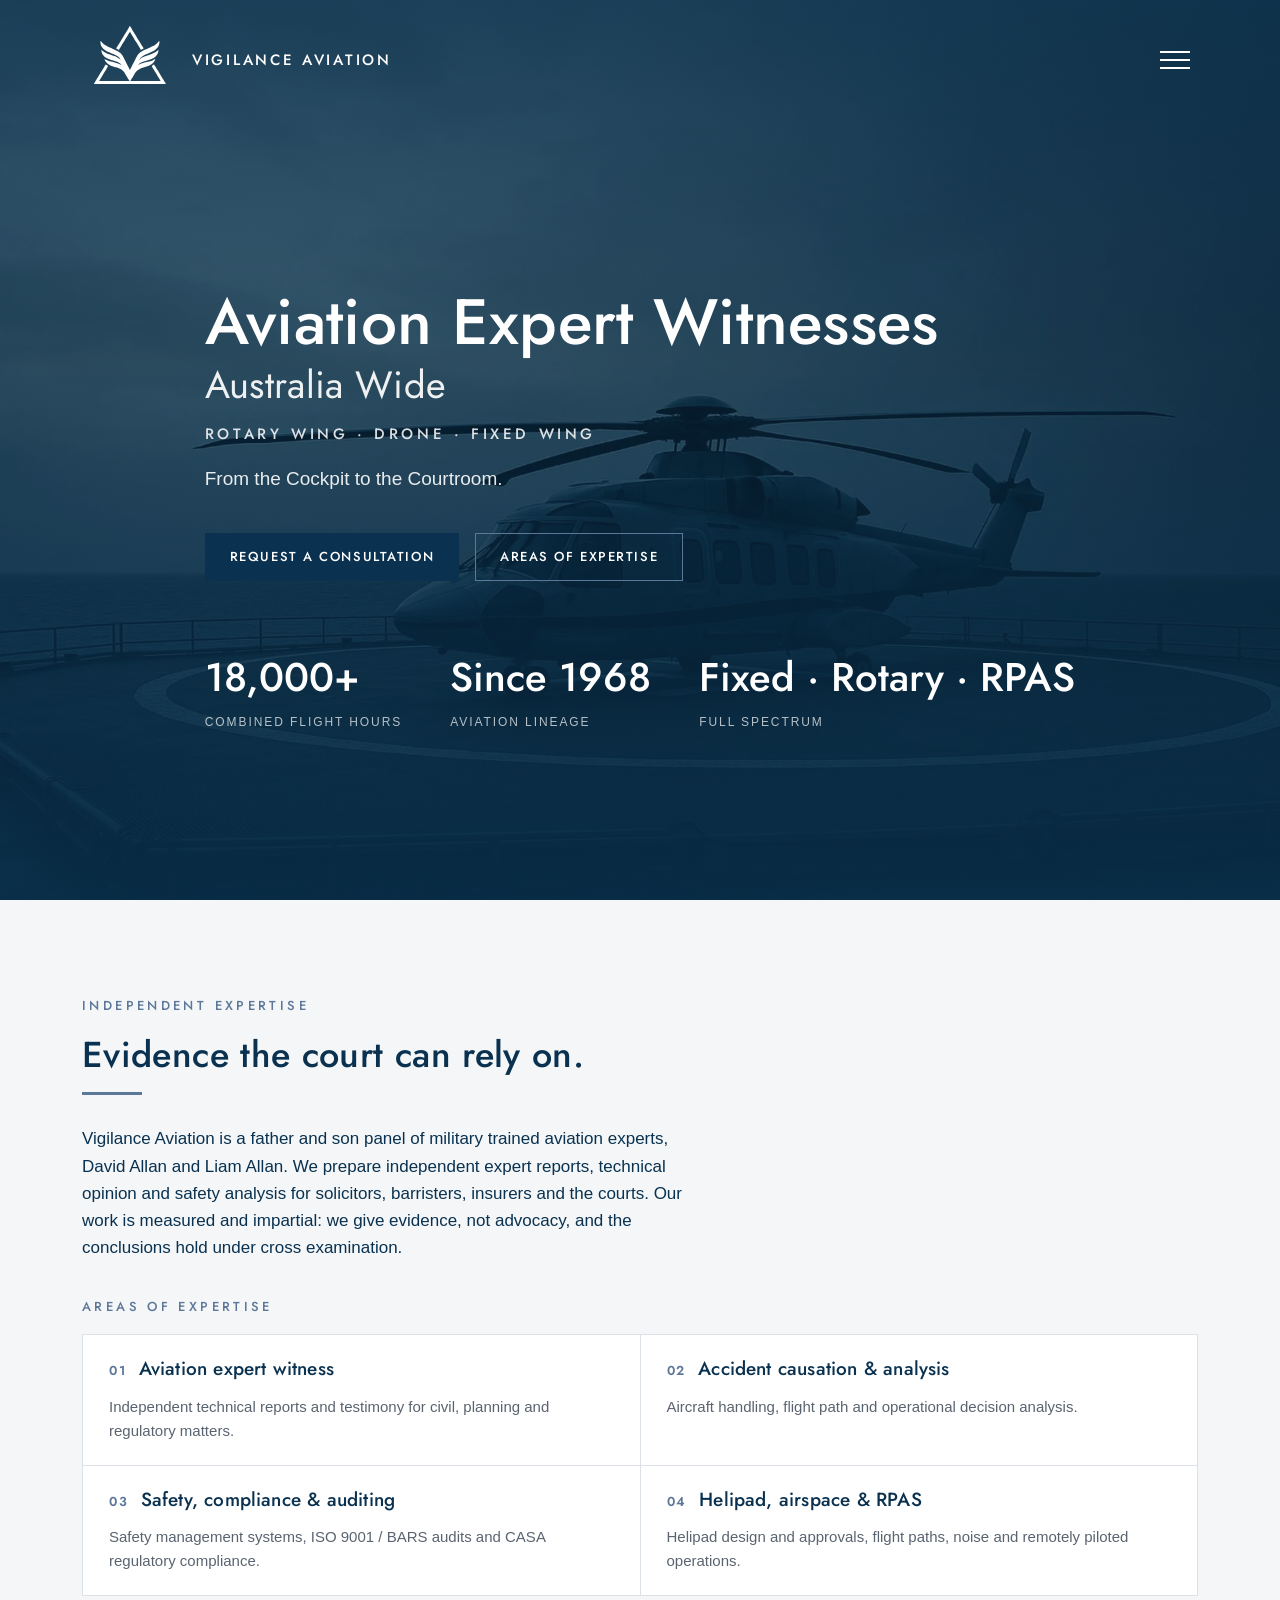
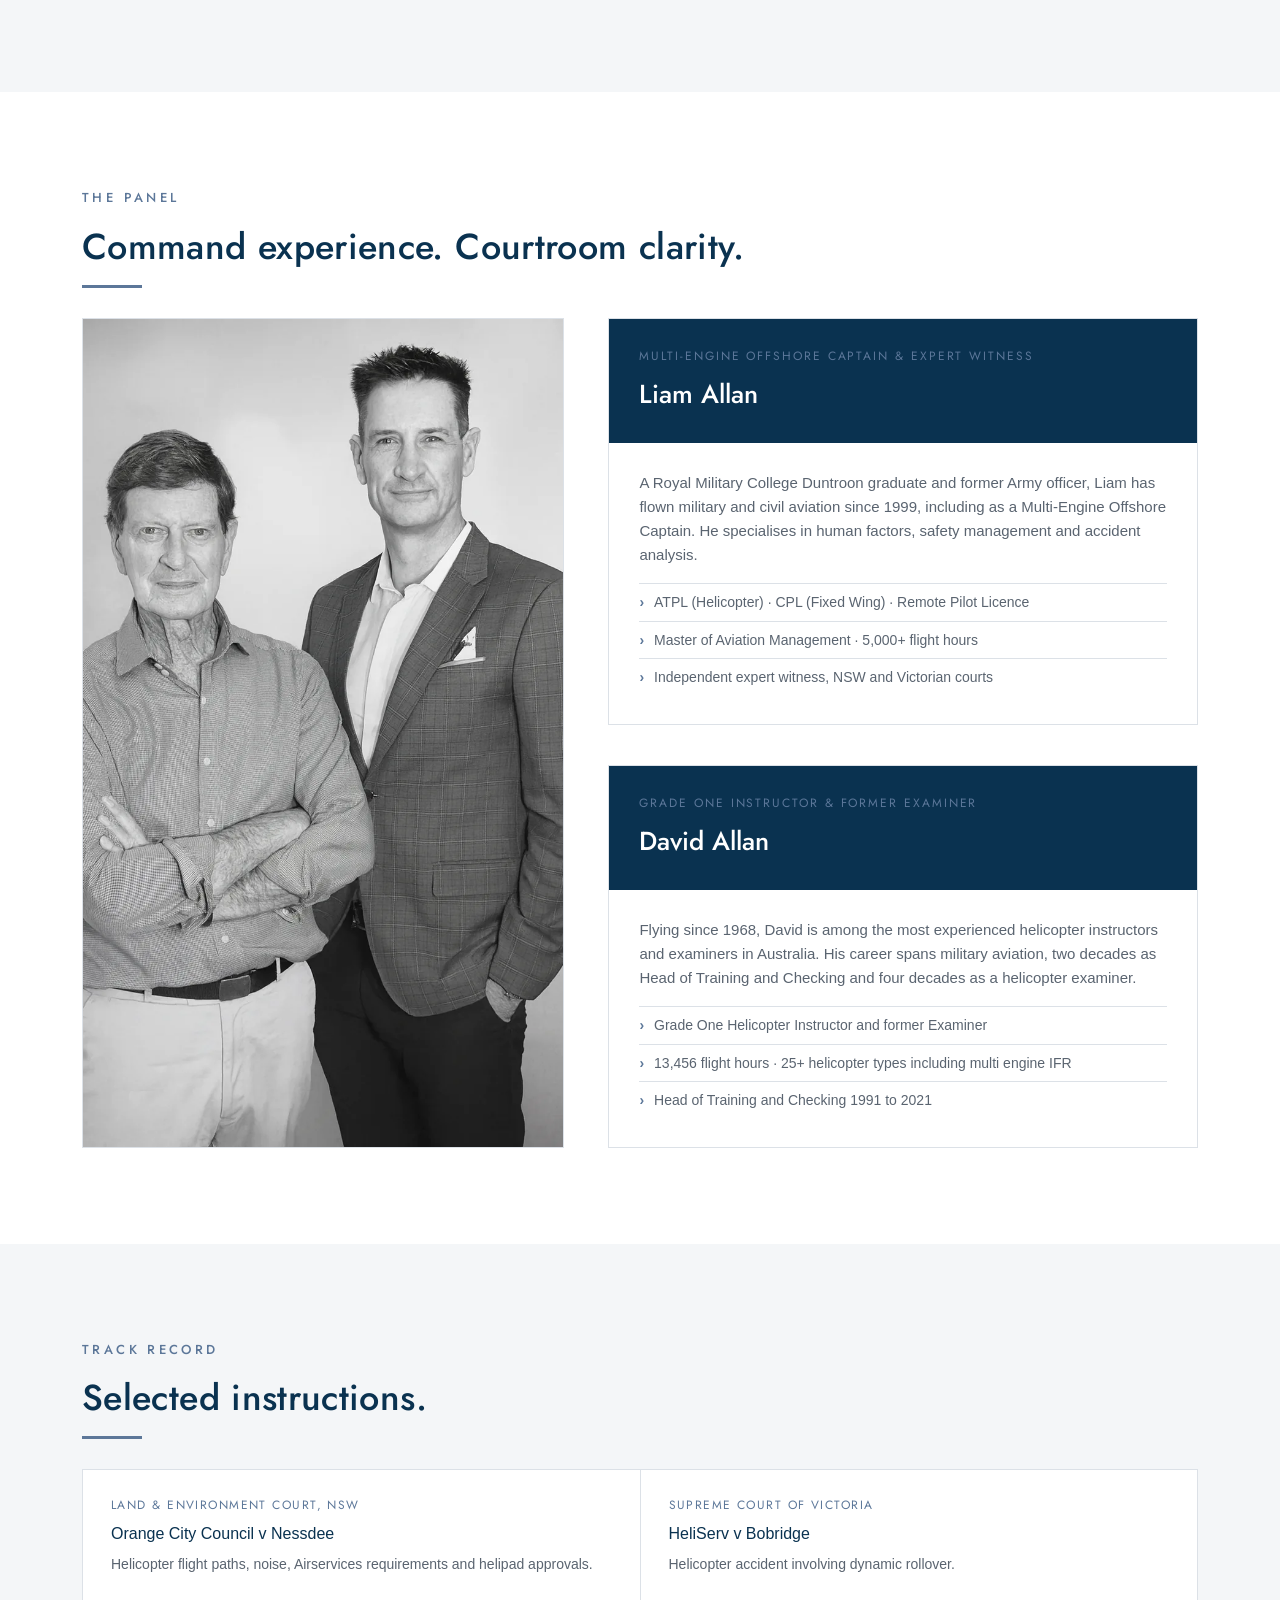
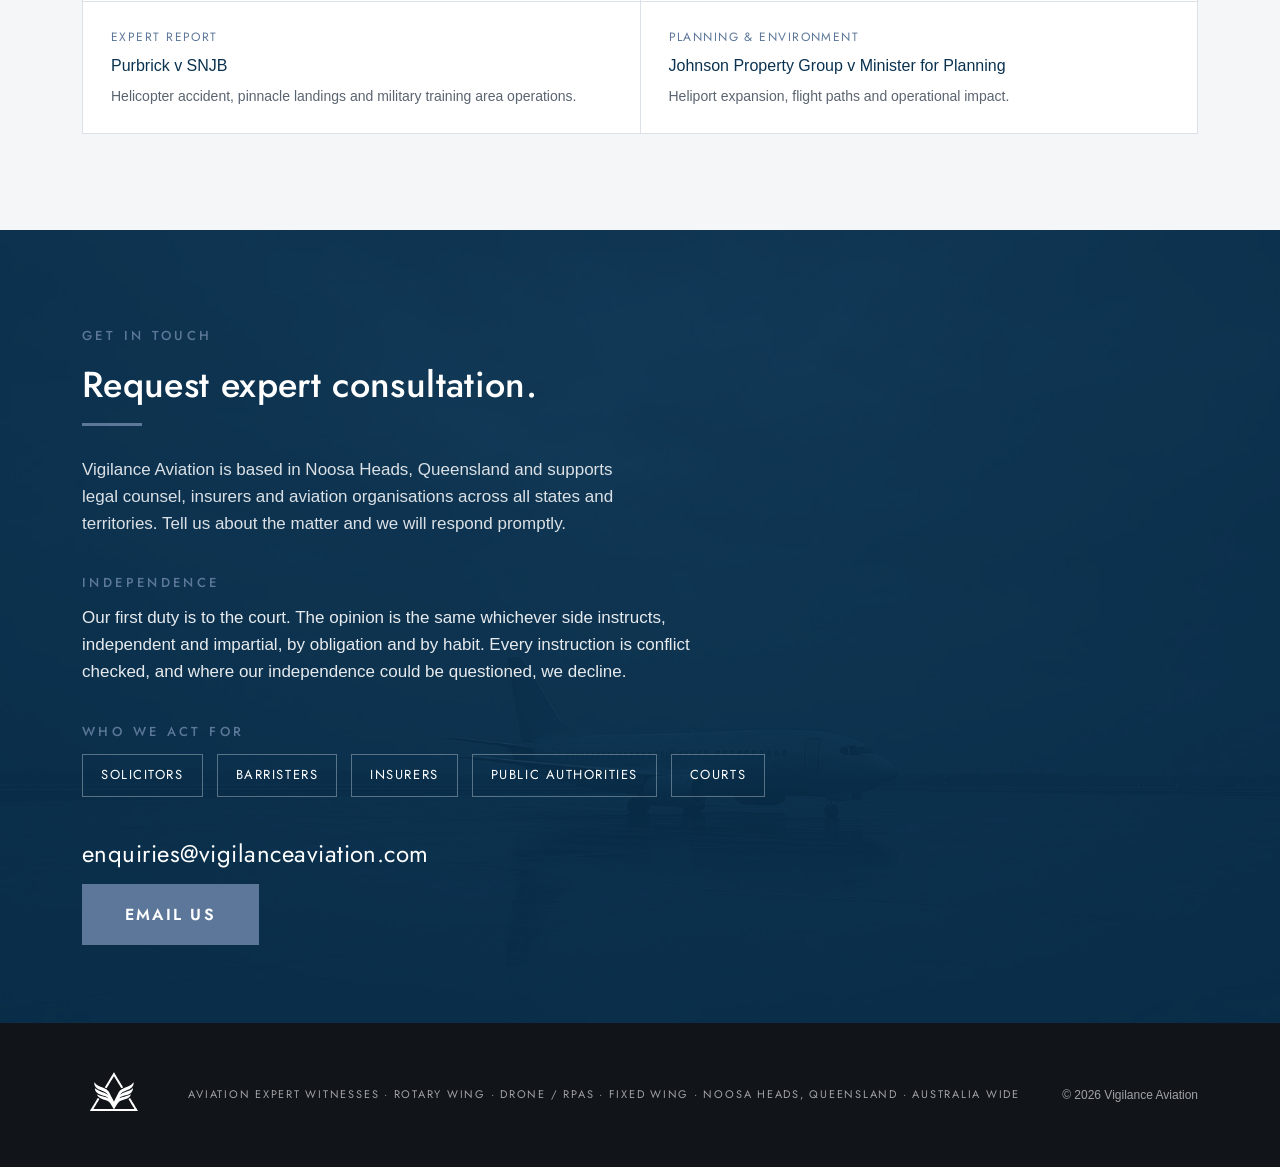
<file: index.html>
<!DOCTYPE html>
<html lang="en">
<head>

  <!-- Google tag (gtag.js) -->
<script async src="https://www.googletagmanager.com/gtag/js?id=G-H1EBKF9EX1"></script>
<script>
  window.dataLayer = window.dataLayer || [];
  function gtag(){dataLayer.push(arguments);}
  gtag('js', new Date());

  gtag('config', 'G-H1EBKF9EX1');
</script>
  
<meta charset="UTF-8">
<meta name="viewport" content="width=device-width, initial-scale=1.0">
<title>Aviation Expert Witnesses Australia · Vigilance Aviation</title>
<meta name="description" content="Independent aviation expert witnesses. Rotary wing, drone / RPAS and fixed wing. Expert reports and testimony for solicitors, insurers and courts, Australia wide.">
<link rel="canonical" href="https://vigilanceaviation.com.au/">
<meta property="og:type" content="website">
<meta property="og:url" content="https://vigilanceaviation.com.au/">
<meta property="og:site_name" content="Vigilance Aviation">
<meta property="og:title" content="Aviation Expert Witnesses Australia · Vigilance Aviation">
<meta property="og:description" content="Independent aviation expert witnesses. Rotary wing, drone / RPAS and fixed wing. Australia wide.">
<meta property="og:image" content="https://vigilanceaviation.com.au/assets/og-card.png">
<meta property="og:image:width" content="1200">
<meta property="og:image:height" content="630">
<meta name="twitter:card" content="summary_large_image">
<meta name="twitter:title" content="Aviation Expert Witnesses Australia · Vigilance Aviation">
<meta name="twitter:description" content="Independent aviation expert witnesses. Rotary wing, drone / RPAS and fixed wing. Australia wide.">
<meta name="twitter:image" content="https://vigilanceaviation.com.au/assets/og-card.png">
<link rel="icon" href="assets/favicon.png">
<link rel="apple-touch-icon" href="assets/apple-touch-icon.png">
<link rel="preconnect" href="https://fonts.googleapis.com">
<link rel="preconnect" href="https://fonts.gstatic.com" crossorigin>
<link rel="stylesheet" href="https://fonts.googleapis.com/css2?family=Jost:wght@300;400;500;600&display=swap">
<link rel="stylesheet" href="styles.css">
<script type="application/ld+json">
{
  "@context": "https://schema.org",
  "@type": "ProfessionalService",
  "name": "Vigilance Aviation",
  "url": "https://vigilanceaviation.com.au/",
  "image": "https://vigilanceaviation.com.au/assets/og-card.png",
  "description": "Independent aviation expert witnesses. Rotary wing, drone / RPAS and fixed wing. Expert reports and testimony for solicitors, insurers and courts, Australia wide.",
  "email": "enquiries@vigilanceaviation.com",
  "address": {
    "@type": "PostalAddress",
    "addressLocality": "Noosa Heads",
    "addressRegion": "QLD",
    "addressCountry": "AU"
  },
  "areaServed": {"@type": "Country", "name": "Australia"},
  "knowsAbout": [
    "Aviation expert witness reports and testimony",
    "Helicopter accident causation and analysis",
    "Aviation safety management systems and auditing",
    "Helipad design, flight paths and approvals",
    "Remotely piloted aircraft (RPAS / drone) operations"
  ],
  "employee": [
    {
      "@type": "Person",
      "name": "Liam Allan",
      "jobTitle": "Multi-Engine Offshore Captain and Expert Witness",
      "description": "ATPL (Helicopter), CPL (Fixed Wing), Remote Pilot Licence. Master of Aviation Management. Independent expert witness before NSW and Victorian courts."
    },
    {
      "@type": "Person",
      "name": "David Allan",
      "jobTitle": "Grade One Helicopter Instructor and Former Examiner",
      "description": "Flying since 1968. 13,456 flight hours across more than 25 helicopter types. Head of Training and Checking 1991 to 2021."
    }
  ]
}
</script>
</head>
<body>

<header id="hdr">
  <div class="wrap">
    <a class="brand" href="#top"><img src="assets/mark-white.svg" alt="Vigilance Aviation"><span>Vigilance Aviation</span></a>
    <button class="menu-toggle" id="menuBtn" aria-label="Open menu"><span></span><span></span><span></span></button>
  </div>
</header>

<div class="overlay" id="overlay">
  <button class="ov-close" id="ovClose" aria-label="Close menu">&times;</button>
  <nav>
    <a href="#expertise">Expertise</a>
    <a href="#panel">The Panel</a>
    <a href="#matters">Track record</a>
    <a href="#contact">Contact</a>
  </nav>
  <a class="btn" href="#contact">Request a consultation</a>
</div>

<!-- HERO -->
<section class="hero" id="top">
  <video class="bg" muted loop playsinline preload="none" poster="assets/hero.webp" data-src="assets/hero.mp4"></video>
  <div class="scrim"></div>
  <div class="wrap">
    <h1>Aviation Expert Witnesses<span class="h1-sub">Australia Wide</span></h1>
    <h2 class="hero-caps">Rotary Wing · Drone · Fixed Wing</h2>
    <p class="sub">From the Cockpit to the Courtroom.</p>
    <div class="cta">
      <a class="btn btn-solid" href="#contact">Request a consultation</a>
      <a class="btn" href="#expertise">Areas of expertise</a>
    </div>
    <div class="stats">
      <div class="stat"><div class="n">18,000+</div><div class="l">Combined flight hours</div></div>
      <div class="stat"><div class="n">Since 1968</div><div class="l">Aviation lineage</div></div>
      <div class="stat"><div class="n">Fixed · Rotary · RPAS</div><div class="l">Full spectrum</div></div>
    </div>
  </div>
</section>

<!-- EXPERTISE -->
<section id="expertise" class="section-light">
  <div class="wrap">
    <div class="kicker">Independent expertise</div>
    <h2>Evidence the court can rely on.</h2>
    <div class="rule"></div>
    <p class="lead">Vigilance Aviation is a father and son panel of military trained aviation experts, David Allan and Liam Allan. We prepare independent expert reports, technical opinion and safety analysis for solicitors, barristers, insurers and the courts. Our work is measured and impartial: we give evidence, not advocacy, and the conclusions hold under cross examination.</p>
    <div class="kicker" style="margin:36px 0 16px;">Areas of expertise</div>
    <div class="grid3">
      <div class="cell"><div class="ico">01</div><h3>Aviation expert witness</h3><p>Independent technical reports and testimony for civil, planning and regulatory matters.</p></div>
      <div class="cell"><div class="ico">02</div><h3>Accident causation &amp; analysis</h3><p>Aircraft handling, flight path and operational decision analysis.</p></div>
      <div class="cell"><div class="ico">03</div><h3>Safety, compliance &amp; auditing</h3><p>Safety management systems, ISO 9001 / BARS audits and CASA regulatory compliance.</p></div>
      <div class="cell"><div class="ico">04</div><h3>Helipad, airspace &amp; RPAS</h3><p>Helipad design and approvals, flight paths, noise and remotely piloted operations.</p></div>
    </div>
  </div>
</section>

<!-- PANEL -->
<section id="panel">
  <div class="wrap">
    <div class="kicker">The panel</div>
    <h2>Command experience. Courtroom clarity.</h2>
    <div class="rule"></div>
    <div class="panel-grid">
    <figure class="panel-photo"><img src="assets/panel-portrait.webp" width="900" height="1350" alt="David Allan and Liam Allan, the Vigilance Aviation panel"></figure>
    <div class="principals">
      <div class="principal">
        <div class="top"><div class="role">Multi-Engine Offshore Captain &amp; Expert Witness</div><div class="nm">Liam Allan</div></div>
        <div class="body">
          <p>A Royal Military College Duntroon graduate and former Army officer, Liam has flown military and civil aviation since 1999, including as a Multi-Engine Offshore Captain. He specialises in human factors, safety management and accident analysis.</p>
          <ul class="creds">
            <li>ATPL (Helicopter) · CPL (Fixed Wing) · Remote Pilot Licence</li>
            <li>Master of Aviation Management · 5,000+ flight hours</li>
            <li>Independent expert witness, NSW and Victorian courts</li>
          </ul>
        </div>
      </div>
      <div class="principal">
        <div class="top"><div class="role">Grade One Instructor &amp; Former Examiner</div><div class="nm">David Allan</div></div>
        <div class="body">
          <p>Flying since 1968, David is among the most experienced helicopter instructors and examiners in Australia. His career spans military aviation, two decades as Head of Training and Checking and four decades as a helicopter examiner.</p>
          <ul class="creds">
            <li>Grade One Helicopter Instructor and former Examiner</li>
            <li>13,456 flight hours · 25+ helicopter types including multi engine IFR</li>
            <li>Head of Training and Checking 1991 to 2021</li>
          </ul>
        </div>
      </div>
    </div>
    </div>
  </div>
</section>

<!-- MATTERS -->
<section id="matters" class="section-light">
  <div class="wrap">
    <div class="kicker">Track record</div>
    <h2>Selected instructions.</h2>
    <div class="rule"></div>
    <div class="matters">
      <div class="matter"><div class="court">Land &amp; Environment Court, NSW</div><div class="t">Orange City Council v Nessdee</div><div class="d">Helicopter flight paths, noise, Airservices requirements and helipad approvals.</div></div>
      <div class="matter"><div class="court">Supreme Court of Victoria</div><div class="t">HeliServ v Bobridge</div><div class="d">Helicopter accident involving dynamic rollover.</div></div>
      <div class="matter"><div class="court">Expert report</div><div class="t">Purbrick v SNJB</div><div class="d">Helicopter accident, pinnacle landings and military training area operations.</div></div>
      <div class="matter"><div class="court">Planning &amp; environment</div><div class="t">Johnson Property Group v Minister for Planning</div><div class="d">Heliport expansion, flight paths and operational impact.</div></div>
    </div>
  </div>
</section>

<!-- CONTACT -->
<section id="contact" class="contact">
  <div class="bg"></div><div class="scrim"></div>
  <div class="wrap">
    <div class="kicker" style="color:var(--steel);">Get in touch</div>
    <h2>Request expert consultation.</h2>
    <div class="rule"></div>
    <p style="max-width:60ch;">Vigilance Aviation is based in Noosa Heads, Queensland and supports legal counsel, insurers and aviation organisations across all states and territories. Tell us about the matter and we will respond promptly.</p>

    <div class="block">
      <div class="kicker" style="color:var(--steel);margin-bottom:10px;">Independence</div>
      <p style="color:rgba(255,255,255,.9);max-width:66ch;">Our first duty is to the court. The opinion is the same whichever side instructs, independent and impartial, by obligation and by habit. Every instruction is conflict checked, and where our independence could be questioned, we decline.</p>
    </div>

    <div class="block">
      <div class="kicker" style="color:var(--steel);margin-bottom:12px;">Who we act for</div>
      <div class="clients clients-dark"><span>Solicitors</span><span>Barristers</span><span>Insurers</span><span>Public authorities</span><span>Courts</span></div>
    </div>

    <div class="email" style="margin-top:38px;">enquiries@vigilanceaviation.com</div>
    <a class="btn btn-solid" href="mailto:enquiries@vigilanceaviation.com">Email us</a>
  </div>
</section>

<footer>
  <div class="wrap">
    <img src="assets/mark-white.svg" alt="Vigilance Aviation">
    <div class="desc">Aviation Expert Witnesses · Rotary Wing · Drone / RPAS · Fixed Wing · Noosa Heads, Queensland · Australia wide</div>
    <div style="font-size:12px;">© 2026 Vigilance Aviation</div>
  </div>
</footer>

<script>
  const vid=document.querySelector('.hero video');
  if(matchMedia('(min-width:768px)').matches && !matchMedia('(prefers-reduced-motion: reduce)').matches){
    vid.src=vid.dataset.src; vid.load(); vid.play().catch(()=>{});
  }
  const hdr=document.getElementById('hdr');
  const onScroll=()=>{ hdr.classList.toggle('scrolled', window.scrollY>40); };
  window.addEventListener('scroll',onScroll); onScroll();
  const ov=document.getElementById('overlay');
  const open=()=>ov.classList.add('open'), close=()=>ov.classList.remove('open');
  document.getElementById('menuBtn').addEventListener('click',open);
  document.getElementById('ovClose').addEventListener('click',close);
  ov.querySelectorAll('a').forEach(a=>a.addEventListener('click',close));
</script>
</body>
</html>
</file>
<file: styles.css>
/* Vigilance Aviation — website (brand-aligned, per DESIGN.md) */

:root{
  --navy:#0A3250; --steel:#5C7799; --slate:#5A6470;
  --light:#F4F6F8; --white:#FFFFFF; --ink:#11151A; --line:#DCE1E7;
  --display:'Jost','Futura',sans-serif;
  --body:-apple-system,'Helvetica Neue',Arial,sans-serif;
  --maxw:1180px;
}
*{box-sizing:border-box;margin:0;padding:0;}
html{scroll-behavior:smooth;scroll-padding-top:120px;}
body{font-family:var(--body);color:var(--ink);background:var(--white);line-height:1.6;}
img{max-width:100%;display:block;}
a{color:inherit;text-decoration:none;}
.wrap{max-width:var(--maxw);margin:0 auto;padding:0 32px;}
.kicker{font-family:var(--display);font-size:13px;font-weight:500;letter-spacing:.26em;
  text-transform:uppercase;color:var(--steel);margin-bottom:18px;}
h1,h2,h3{font-family:var(--display);font-weight:500;color:var(--navy);letter-spacing:.01em;line-height:1.1;}
h2{font-size:36px;margin-bottom:10px;}
h3{font-size:21px;}
p{color:var(--slate);font-size:17px;}
.rule{height:3px;width:60px;background:var(--steel);margin:18px 0 30px;}
section{padding:96px 0;}
.section-light{background:var(--light);}

/* nav */
header{position:fixed;top:0;left:0;right:0;z-index:50;transition:background .3s,box-shadow .3s;}
header .wrap{display:flex;align-items:center;justify-content:space-between;height:120px;}
header .brand{display:flex;align-items:center;gap:14px;}
header .brand img{height:96px;}
header .brand span{font-family:var(--display);font-weight:500;letter-spacing:.18em;
  text-transform:uppercase;font-size:15px;color:#fff;}
.menu-toggle{display:flex;flex-direction:column;gap:6px;background:none;border:0;cursor:pointer;padding:8px;}
.menu-toggle span{width:30px;height:2px;background:#fff;transition:.25s;}
.menu-toggle:hover span{background:var(--steel);}
.overlay{position:fixed;inset:0;z-index:60;background:rgba(10,50,80,.985);
  display:flex;flex-direction:column;align-items:center;justify-content:center;gap:30px;
  opacity:0;visibility:hidden;transition:opacity .3s,visibility .3s;}
.overlay.open{opacity:1;visibility:visible;}
.overlay nav{display:flex;flex-direction:column;align-items:center;gap:26px;}
.overlay nav a{font-family:var(--display);font-weight:500;font-size:34px;letter-spacing:.05em;
  text-transform:uppercase;color:#fff;}
.overlay nav a:hover{color:var(--steel);}
.ov-close{position:absolute;top:22px;right:38px;background:none;border:0;color:#fff;
  font-size:42px;line-height:1;cursor:pointer;}
.ov-close:hover{color:var(--steel);}
.overlay .btn{margin-top:14px;}
.btn{font-family:var(--display);font-size:13px;font-weight:500;letter-spacing:.12em;
  text-transform:uppercase;padding:13px 24px;border:1px solid var(--steel);color:#fff;transition:.2s;}
.btn:hover{background:var(--steel);color:#fff;}
.btn-solid{background:var(--navy);border-color:var(--navy);color:#fff;}
.btn-navy{color:var(--navy);border-color:var(--navy);}
.btn-navy:hover{background:var(--navy);color:#fff;}
/* header turns solid navy after scroll via .scrolled */
header.scrolled{background:var(--navy);box-shadow:0 1px 0 rgba(255,255,255,.08);}

/* hero */
.hero{position:relative;min-height:100vh;display:flex;align-items:center;color:#fff;overflow:hidden;}
.hero .bg{position:absolute;inset:0;width:100%;height:100%;object-fit:cover;background:url('assets/hero.webp') center/cover no-repeat;}
.hero .scrim{position:absolute;inset:0;background:
  linear-gradient(180deg,rgba(10,50,80,.72) 0%,rgba(10,50,80,.45) 40%,rgba(10,50,80,.85) 100%);}
.hero .wrap{position:relative;z-index:2;padding-top:120px;}
.hero h1{color:#fff;font-size:64px;font-weight:500;letter-spacing:.005em;white-space:nowrap;}
.hero h1 .h1-sub{display:block;font-size:38px;font-weight:400;color:rgba(255,255,255,.92);margin-top:6px;}
.hero .hero-caps{font-family:var(--display);font-size:15px;font-weight:500;letter-spacing:.24em;text-transform:uppercase;color:rgba(255,255,255,.85);margin:20px 0 0;}
.hero .sub{font-size:19px;color:rgba(255,255,255,.9);margin-top:22px;max-width:54ch;}
.hero .cta{margin-top:38px;display:flex;gap:16px;flex-wrap:wrap;}
.hero .stats{display:flex;gap:48px;margin-top:64px;flex-wrap:wrap;}
.hero .stat .n{font-family:var(--display);font-weight:500;font-size:40px;color:#fff;}
.hero .stat .l{font-size:12px;letter-spacing:.16em;text-transform:uppercase;color:rgba(255,255,255,.7);margin-top:4px;}

/* overview */
.lead{font-size:17px;color:var(--navy);max-width:64ch;line-height:1.6;}
.two{display:grid;grid-template-columns:1.1fr .9fr;gap:64px;align-items:center;}

/* expertise grid */
.grid3{display:grid;grid-template-columns:repeat(2,1fr);gap:1px;background:var(--line);border:1px solid var(--line);}
.cell{background:var(--white);padding:22px 26px;}
.cell .ico{font-family:var(--display);font-size:13px;font-weight:600;letter-spacing:.14em;color:var(--steel);display:inline-block;margin-right:12px;}
.cell h3{display:inline;font-size:19px;}
.cell p{font-size:15px;margin-top:12px;}

/* panel / principals */
.panel-grid{display:grid;grid-template-columns:0.9fr 1.1fr;gap:44px;align-items:stretch;}
.panel-photo{margin:0;height:100%;}
.panel-photo img{width:100%;height:100%;object-fit:cover;object-position:center top;border:1px solid var(--line);display:block;}
.panel-grid .principals{grid-template-columns:1fr;}
.principals{display:grid;grid-template-columns:1fr 1fr;gap:40px;}
.principal{background:var(--white);border:1px solid var(--line);}
.principal .top{background:var(--navy);color:#fff;padding:28px 30px;}
.principal .top .role{font-family:var(--display);font-size:12px;letter-spacing:.16em;text-transform:uppercase;color:var(--steel);margin-bottom:8px;}
.principal .top .nm{font-family:var(--display);font-size:26px;font-weight:500;color:#fff;}
.principal .body{padding:28px 30px;}
.principal .body p{font-size:15px;margin-bottom:16px;}
.creds{list-style:none;}
.creds li{font-size:14px;color:var(--slate);padding:7px 0;border-top:1px solid var(--line);display:flex;gap:10px;}
.creds li::before{content:"›";color:var(--steel);font-weight:700;}

/* matters */
.matters{display:grid;grid-template-columns:repeat(2,1fr);gap:1px;background:var(--line);border:1px solid var(--line);}
.matter{background:var(--white);padding:26px 28px;}
.matter .court{font-family:var(--display);font-size:12px;letter-spacing:.12em;text-transform:uppercase;color:var(--steel);}
.matter .t{color:var(--navy);font-size:16px;margin-top:6px;font-weight:500;}
.matter .d{font-size:14px;color:var(--slate);margin-top:6px;}

/* clients row */
.clients{display:flex;gap:14px;flex-wrap:wrap;margin-top:6px;}
.clients span{font-family:var(--display);font-size:13px;letter-spacing:.12em;text-transform:uppercase;
  color:var(--navy);border:1px solid var(--line);padding:10px 18px;}
.clients-dark span{color:#fff;border-color:rgba(255,255,255,.32);}
.contact .block{margin-top:36px;}

/* contact */
.contact{position:relative;color:#fff;overflow:hidden;}
.contact .bg{position:absolute;inset:0;background:url('assets/contact.webp') center/cover no-repeat;}
.contact .scrim{position:absolute;inset:0;background:rgba(10,50,80,.86);}
.contact .wrap{position:relative;z-index:2;}
.contact h2{color:#fff;}
.contact p{color:rgba(255,255,255,.85);}
.contact .email{font-family:var(--display);font-size:24px;color:#fff;margin:18px 0 28px;letter-spacing:.02em;}
.contact .btn{font-size:16px;font-weight:600;padding:18px 42px;letter-spacing:.14em;}
.contact .btn-solid{background:var(--steel);border-color:var(--steel);color:#fff;}
.contact .btn-solid:hover{background:#fff;border-color:#fff;color:var(--navy);}

/* footer */
footer{background:var(--ink);color:rgba(255,255,255,.6);padding:40px 0;}
footer .wrap{display:flex;align-items:center;justify-content:space-between;gap:20px;flex-wrap:wrap;}
footer img{height:64px;}
footer .desc{font-family:var(--display);font-size:11px;letter-spacing:.16em;text-transform:uppercase;}

/* responsive */
@media(max-width:860px){
  .overlay nav a{font-size:26px;}
  .hero h1{font-size:clamp(22px,7.2vw,42px);}
  .hero h1 .h1-sub{font-size:clamp(16px,4.6vw,26px);}
  h2{font-size:28px;}
  .two,.principals,.grid3,.matters,.panel-grid{grid-template-columns:1fr;}
  .grid3 .cell{grid-column:auto;}
  .grid3,.matters{gap:1px;}
  .hero .stats{gap:28px;}
  section{padding:64px 0;}
}
</file>
